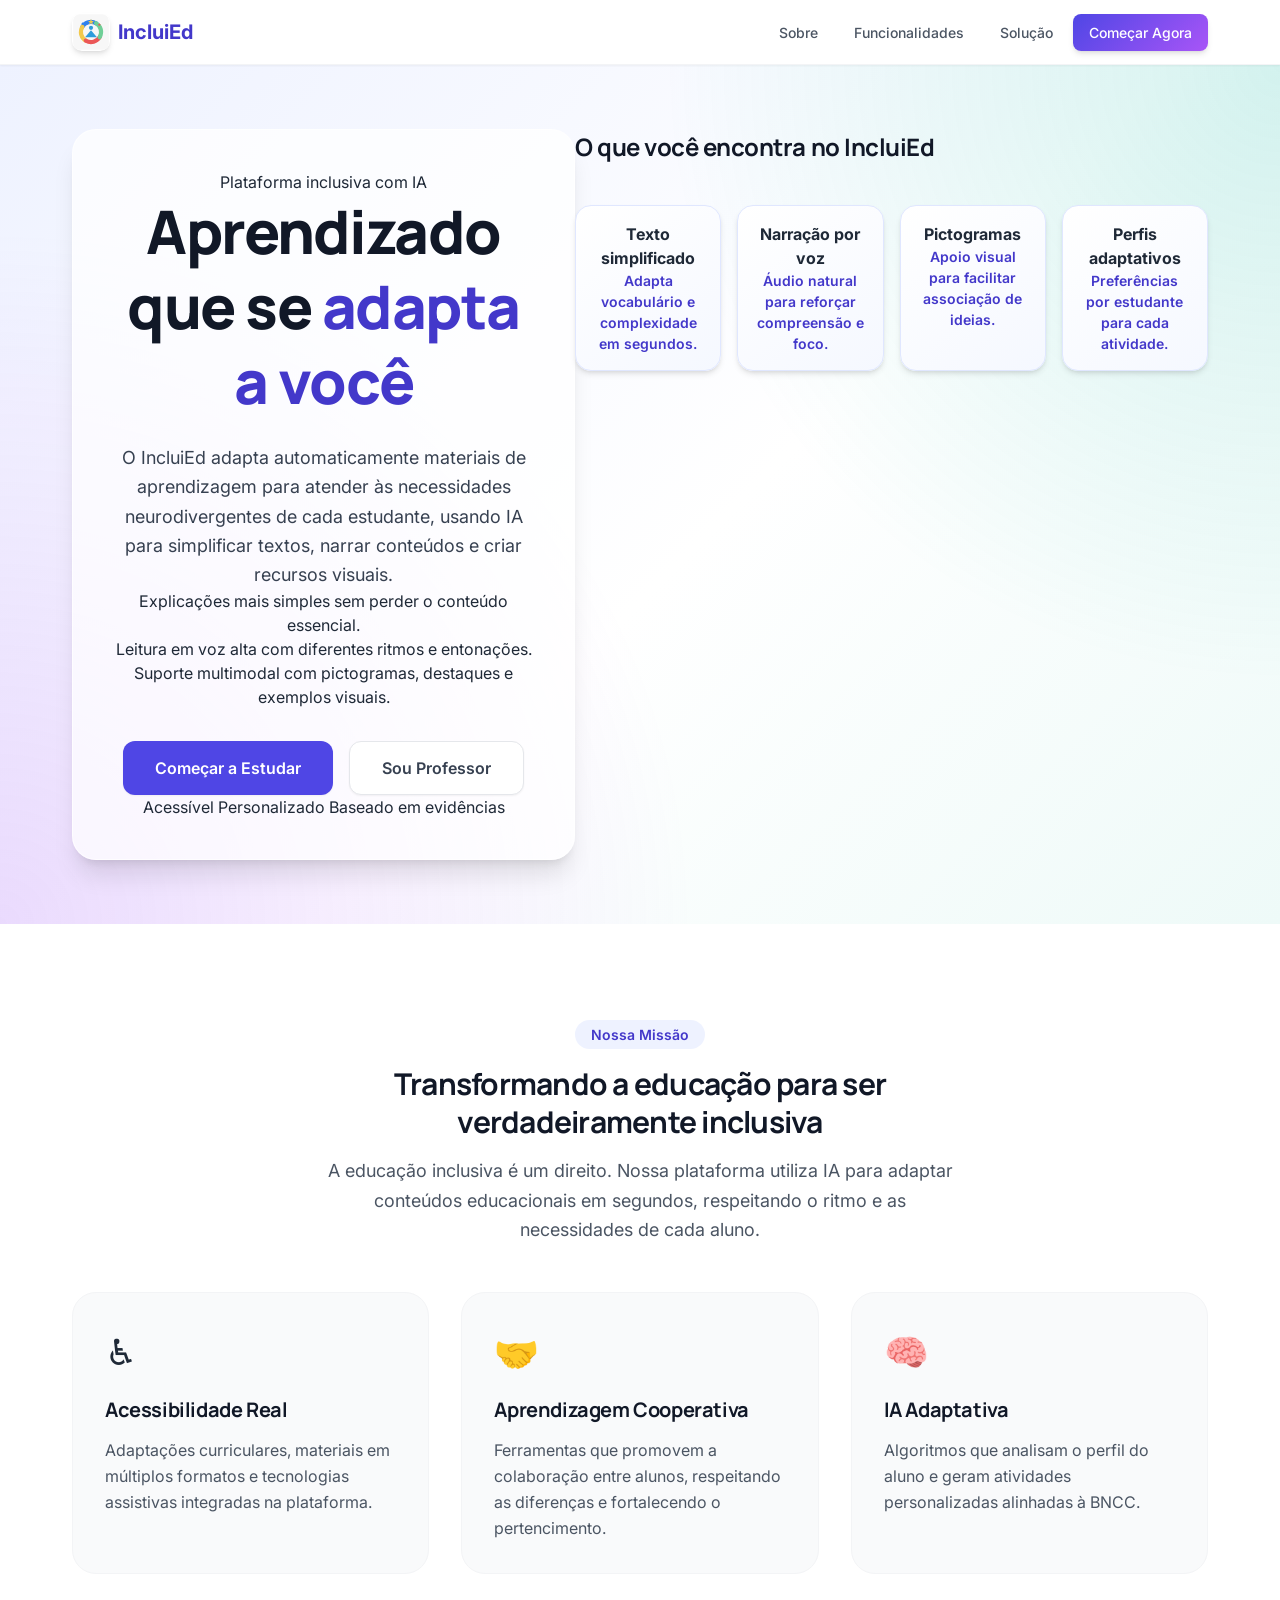
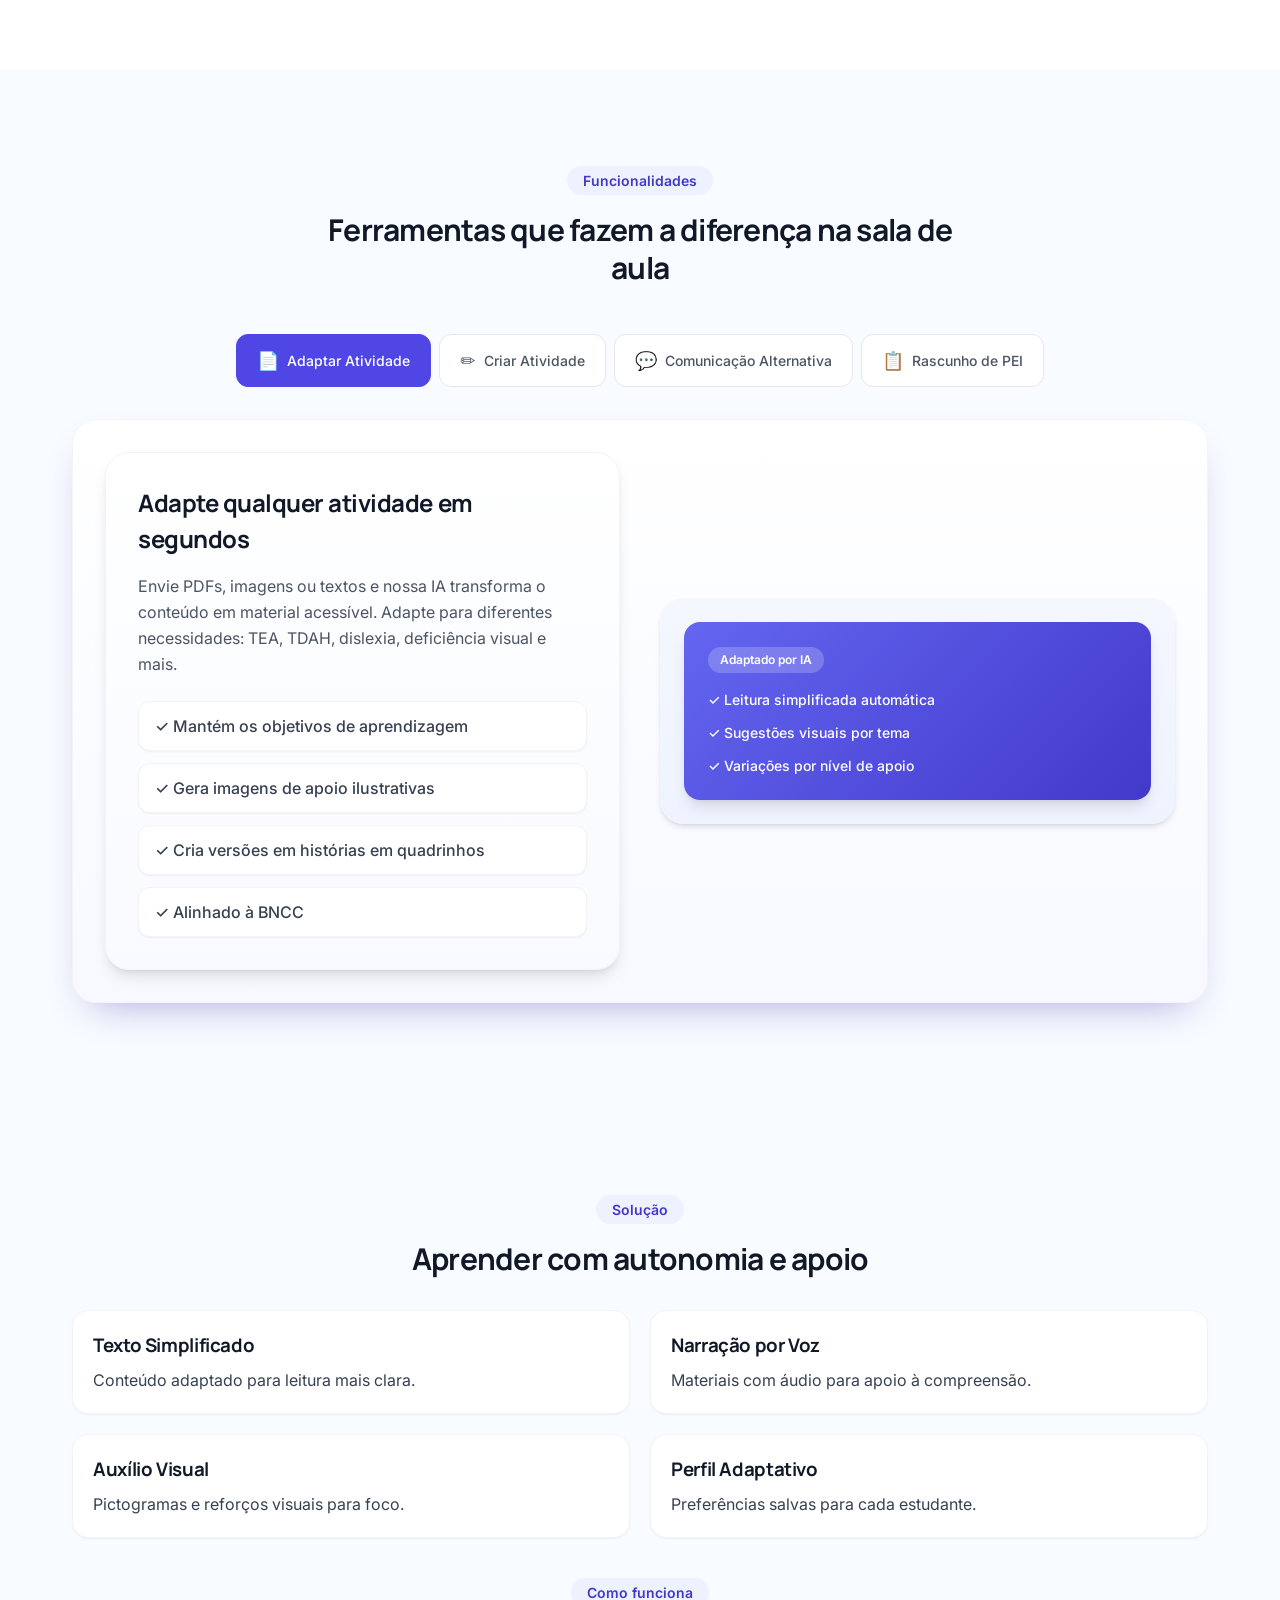
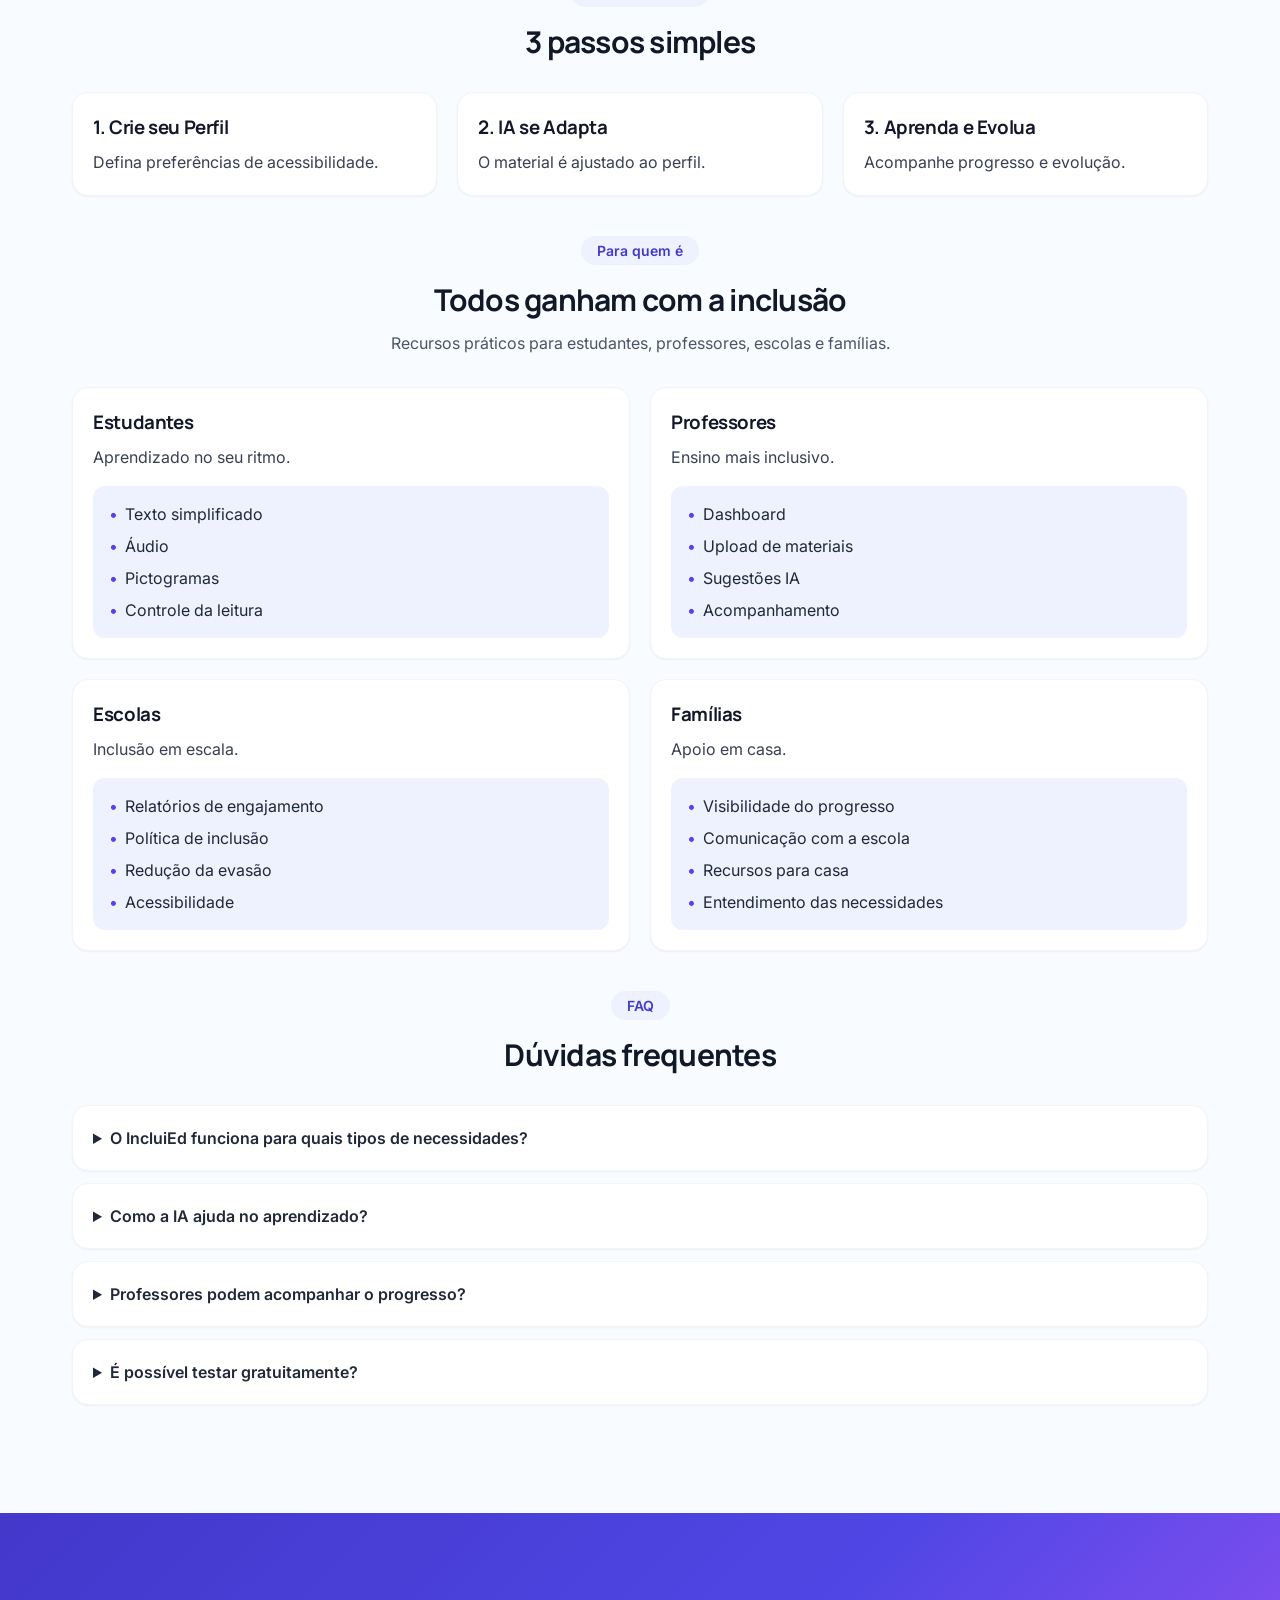
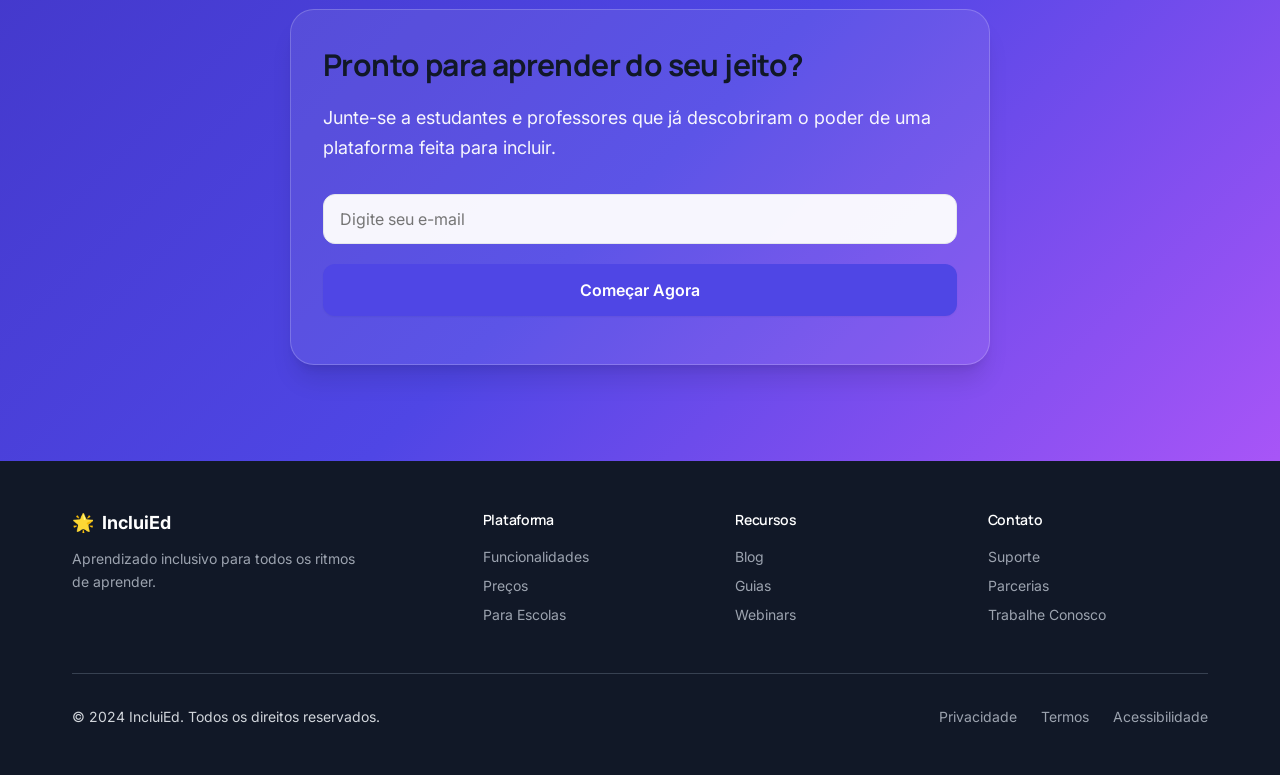
<file: inclued/index.html>
<!DOCTYPE html>
<html lang="pt-BR">
<head>
    <meta charset="UTF-8">
    <meta name="viewport" content="width=device-width, initial-scale=1.0">
    <meta name="description" content="IncluiEd - Plataforma de aprendizado inclusivo com lições adaptadas por IA para todas as necessidades.">
    <title>IncluiEd — Aprendizado Inclusivo</title>
    <link rel="stylesheet" href="src/css/main.css">
    <link rel="preconnect" href="https://fonts.googleapis.com">
    <link href="https://fonts.googleapis.com/css2?family=Inter:wght@400;500;600;700;800&family=Manrope:wght@600;700;800&display=swap" rel="stylesheet">
</head>
<body>
    <!-- Skip Link -->
    <a href="#main-content" class="skip-link">Pular para o conteúdo principal</a>

    <!-- Placeholder para header (carregado dinamicamente) -->
    <div id="header-slot"></div>

    <!-- Conteúdo principal (carregado dinamicamente) -->
    <main id="main-content"></main>


    <!-- Carregador de componentes HTML e inicializador de aplicação -->
    <script type="module" src="src/js/loader.js"></script>
</body>
</html>
</file>
<file: inclued/src/css/main.css>
/* Main stylesheet - Importa todos os arquivos CSS */
@import url('./variables.css');
@import url('./base.css');
@import url('./components/buttons.css');
@import url('./components/header.css');
@import url('./components/hero.css');
@import url('./components/about.css');
@import url('./components/features.css');
@import url('./components/testimonials.css');
@import url('./components/forms.css');
@import url('./components/footer.css');
</file>
